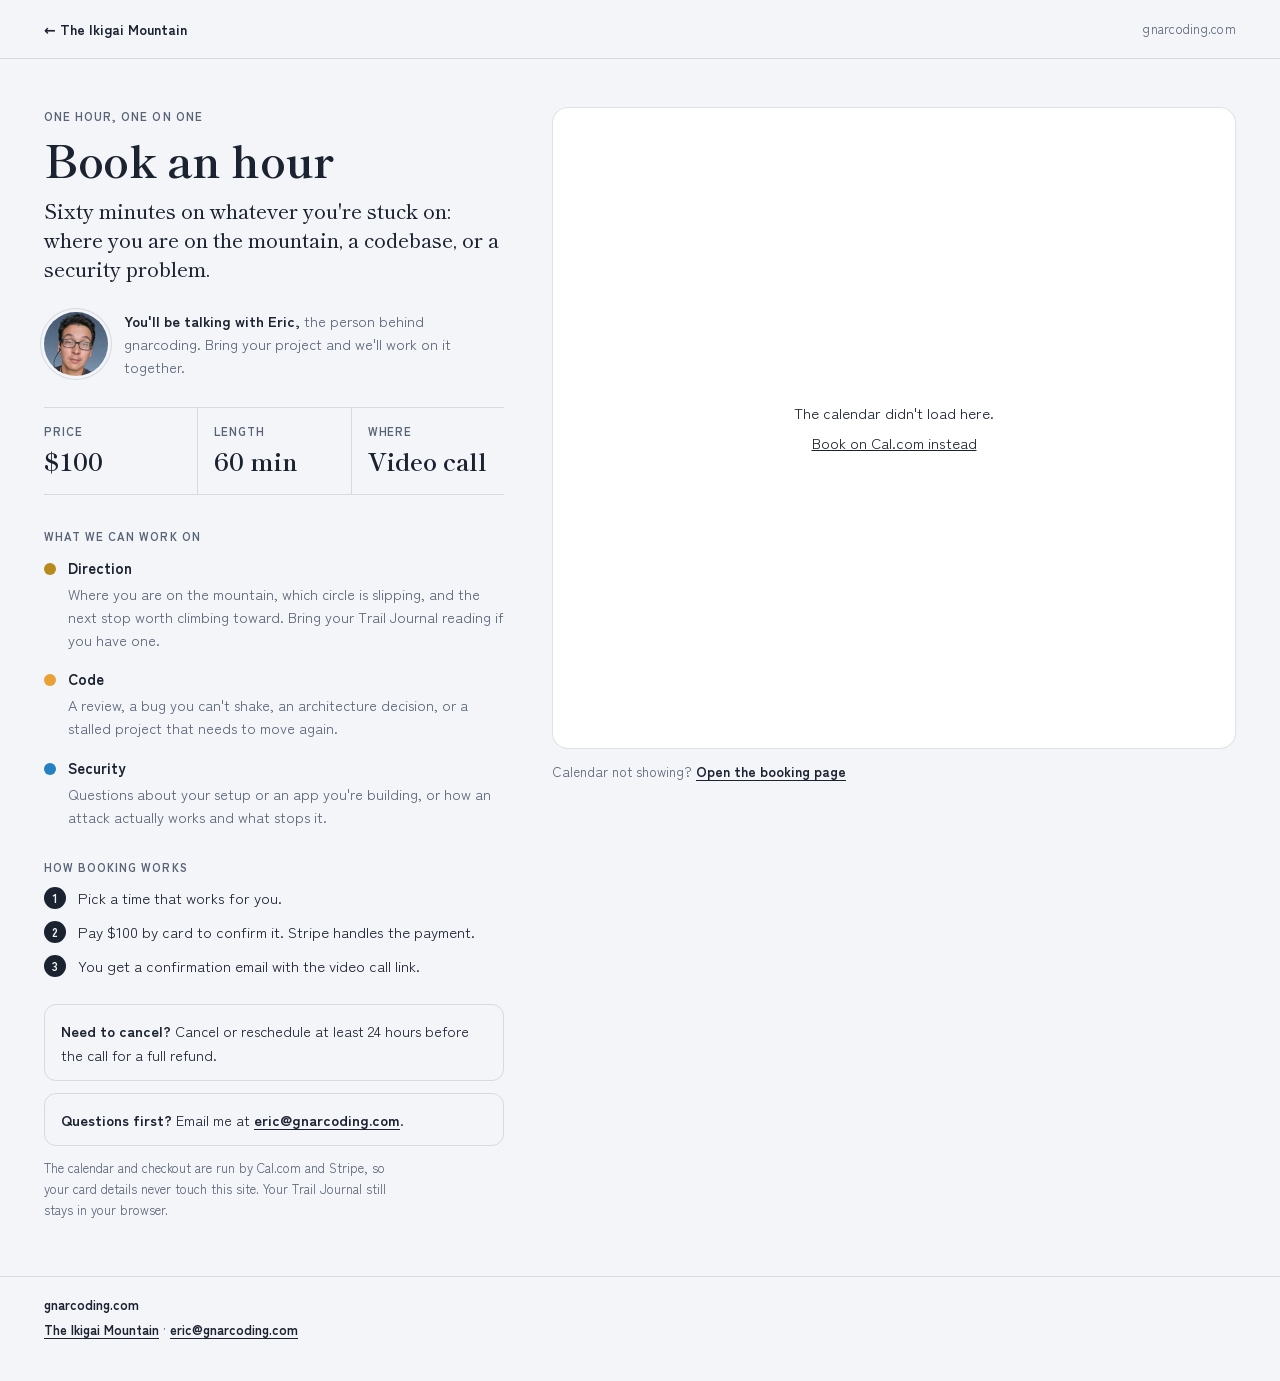
<file: book.html>
<!doctype html>
<html lang="en">
<head>
<meta charset="utf-8">
<meta name="viewport" content="width=device-width, initial-scale=1, viewport-fit=cover">
<title>Book an Hour · gnarcoding</title>
<meta name="description" content="Book a one-on-one hour with Eric: direction on the ikigai mountain, code, or security. Pick a time and pay by card to confirm.">
<link rel="canonical" href="https://gnarcoding.com/book">
<link rel="icon" href="/favicon.ico" sizes="32x32">
<link rel="icon" href="/favicon.svg?v=2" type="image/svg+xml">
<link rel="apple-touch-icon" href="/apple-touch-icon.png?v=2">
<meta name="theme-color" content="#f3f5f8" media="(prefers-color-scheme: light)">
<meta name="theme-color" content="#0f1420" media="(prefers-color-scheme: dark)">
<meta property="og:type" content="website">
<meta property="og:site_name" content="gnarcoding.com">
<meta property="og:url" content="https://gnarcoding.com/book">
<meta property="og:title" content="Book an Hour">
<meta property="og:description" content="Book a one-on-one hour with Eric: direction on the ikigai mountain, code, or security. Pick a time and pay by card to confirm.">
<meta property="og:image" content="https://gnarcoding.com/og.png">
<meta property="og:image:width" content="1200">
<meta property="og:image:height" content="630">
<meta name="twitter:card" content="summary_large_image">
<link rel="preload" href="/fonts/shippori-mincho-latin-700-normal.woff2" as="font" type="font/woff2" crossorigin>
<link rel="preload" href="/fonts/zen-kaku-gothic-new-latin-400-normal.woff2" as="font" type="font/woff2" crossorigin>
<link rel="preconnect" href="https://app.cal.com">
<style>
@font-face {
  font-family: "Shippori Mincho";
  font-style: normal;
  font-weight: 500;
  font-display: swap;
  src: url("/fonts/shippori-mincho-latin-500-normal.woff2") format("woff2");
  unicode-range: U+0000-00FF,U+0131,U+0152-0153,U+02BB-02BC,U+02C6,U+02DA,U+02DC,U+0304,U+0308,U+0329,U+2000-206F,U+20AC,U+2122,U+2191,U+2193,U+2212,U+2215,U+FEFF,U+FFFD;
}
@font-face {
  font-family: "Shippori Mincho";
  font-style: normal;
  font-weight: 700;
  font-display: swap;
  src: url("/fonts/shippori-mincho-latin-700-normal.woff2") format("woff2");
  unicode-range: U+0000-00FF,U+0131,U+0152-0153,U+02BB-02BC,U+02C6,U+02DA,U+02DC,U+0304,U+0308,U+0329,U+2000-206F,U+20AC,U+2122,U+2191,U+2193,U+2212,U+2215,U+FEFF,U+FFFD;
}
@font-face {
  font-family: "Zen Kaku Gothic New";
  font-style: normal;
  font-weight: 400;
  font-display: swap;
  src: url("/fonts/zen-kaku-gothic-new-latin-400-normal.woff2") format("woff2");
  unicode-range: U+0000-00FF,U+0131,U+0152-0153,U+02BB-02BC,U+02C6,U+02DA,U+02DC,U+0304,U+0308,U+0329,U+2000-206F,U+20AC,U+2122,U+2191,U+2193,U+2212,U+2215,U+FEFF,U+FFFD;
}
@font-face {
  font-family: "Zen Kaku Gothic New";
  font-style: normal;
  font-weight: 500;
  font-display: swap;
  src: url("/fonts/zen-kaku-gothic-new-latin-500-normal.woff2") format("woff2");
  unicode-range: U+0000-00FF,U+0131,U+0152-0153,U+02BB-02BC,U+02C6,U+02DA,U+02DC,U+0304,U+0308,U+0329,U+2000-206F,U+20AC,U+2122,U+2191,U+2193,U+2212,U+2215,U+FEFF,U+FFFD;
}
@font-face {
  font-family: "Zen Kaku Gothic New";
  font-style: normal;
  font-weight: 700;
  font-display: swap;
  src: url("/fonts/zen-kaku-gothic-new-latin-700-normal.woff2") format("woff2");
  unicode-range: U+0000-00FF,U+0131,U+0152-0153,U+02BB-02BC,U+02C6,U+02DA,U+02DC,U+0304,U+0308,U+0329,U+2000-206F,U+20AC,U+2122,U+2191,U+2193,U+2212,U+2215,U+FEFF,U+FFFD;
}
:root { color-scheme: light; padding-top: env(safe-area-inset-top, 0px); padding-bottom: env(safe-area-inset-bottom, 0px); }
body { margin: 0; }
img { max-width: 100%; }
[hidden] { display: none !important; }

:root {
  --bg: #f3f5f8;
  --sky-top: #c2cedd;
  --sky-low: #e8edf2;
  --fog: #e8edf2;
  --ink: #1b2230;
  --ink-soft: #586375;
  --ink-faint: #8b94a3;
  --line: rgba(27, 34, 48, 0.13);
  --rail: #a3abb8;
  --card: rgba(247, 249, 251, 0.86);
  --field: #ffffff;
  --chip: rgba(255, 255, 255, 0.6);
  --chip-hover: rgba(255, 255, 255, 0.95);
  --solid: #1b2230;
  --solid-fg: #f3f5f8;
  --tip-bg: #1b2230;
  --tip-fg: #f3f5f8;
  --summit: #b88a1c;
  --exposure: 1;

  --love: #da5762;
  --good: #e9a034;
  --needs: #2580c1;
  --paid: #3fa362;

  --font-display: "Shippori Mincho", "Hiragino Mincho ProN", "Yu Mincho", Georgia, serif;
  --font-body: "Zen Kaku Gothic New", "Hiragino Sans", "Yu Gothic", system-ui, -apple-system, "Segoe UI", sans-serif;
}
@media (prefers-color-scheme: dark) {
  :root:not([data-theme="light"]) {
    --bg: #0f1420;
    --sky-top: #050811;
    --sky-low: #161d2b;
    --fog: #161d2b;
    --ink: #e7eaf0;
    --ink-soft: #9aa3b4;
    --ink-faint: #6c7586;
    --line: rgba(231, 234, 240, 0.13);
    --rail: #4b5466;
    --card: rgba(13, 18, 29, 0.84);
    --field: #161d2b;
    --chip: rgba(255, 255, 255, 0.05);
    --chip-hover: rgba(255, 255, 255, 0.12);
    --solid: #e7eaf0;
    --solid-fg: #0d121d;
    --tip-bg: #f3f5f8;
    --tip-fg: #1b2230;
    --summit: #e2be62;
    --exposure: 0.9;
    color-scheme: dark;
  }
}
:root[data-theme="dark"] {
  --bg: #0f1420;
  --sky-top: #050811;
  --sky-low: #161d2b;
  --fog: #161d2b;
  --ink: #e7eaf0;
  --ink-soft: #9aa3b4;
  --ink-faint: #6c7586;
  --line: rgba(231, 234, 240, 0.13);
  --rail: #4b5466;
  --card: rgba(13, 18, 29, 0.84);
  --field: #161d2b;
  --chip: rgba(255, 255, 255, 0.05);
  --chip-hover: rgba(255, 255, 255, 0.12);
  --solid: #e7eaf0;
  --solid-fg: #0d121d;
  --tip-bg: #f3f5f8;
  --tip-fg: #1b2230;
  --summit: #e2be62;
  --exposure: 0.9;
  color-scheme: dark;
}

/* Layout: details on the left, the live calendar on the right; one column on phones. */
* { box-sizing: border-box; }
body {
  background: var(--bg);
  color: var(--ink);
  font-family: var(--font-body);
  font-size: 15px;
  line-height: 1.6;
  -webkit-font-smoothing: antialiased;
}
a { color: inherit; }
a:focus-visible { outline: 2px solid var(--ink); outline-offset: 2px; }

.topbar {
  display: flex;
  justify-content: space-between;
  align-items: center;
  gap: 16px;
  padding: 18px 44px;
  border-bottom: 1px solid var(--line);
}
.back { font-weight: 700; font-size: 14px; text-decoration: none; }
.back:hover { text-decoration: underline; text-underline-offset: 3px; }
.topbrand { color: var(--ink-soft); font-size: 13px; letter-spacing: 0.02em; }

.book {
  display: grid;
  grid-template-columns: minmax(0, 460px) minmax(0, 1fr);
  gap: 48px;
  align-items: start;
  padding: 48px 44px 56px;
  max-width: 1280px;
  margin: 0 auto;
}
.details { min-width: 0; }
.kicker, .label {
  margin: 0 0 10px;
  font-size: 11.5px;
  font-weight: 700;
  letter-spacing: 0.09em;
  text-transform: uppercase;
  color: var(--ink-soft);
}
h1 {
  margin: 0 0 14px;
  font-family: var(--font-display);
  font-weight: 700;
  font-size: 44px;
  line-height: 1.05;
  letter-spacing: -0.01em;
  text-wrap: balance;
}
.thesis {
  margin: 0 0 26px;
  font-family: var(--font-display);
  font-weight: 500;
  font-size: 20px;
  line-height: 1.45;
  text-wrap: pretty;
}
.host {
  display: grid;
  grid-template-columns: 64px minmax(0, 1fr);
  gap: 16px;
  align-items: center;
  margin: 0 0 28px;
}
.host img { width: 64px; height: 64px; border-radius: 50%; object-fit: cover; box-shadow: 0 0 0 3px var(--bg), 0 0 0 4px var(--line); }
.host p { margin: 0; font-size: 14.5px; color: var(--ink-soft); max-width: 44ch; }
.host b { color: var(--ink); font-weight: 700; }
.facts {
  display: grid;
  grid-template-columns: repeat(3, minmax(0, 1fr));
  margin: 0 0 32px;
  border-top: 1px solid var(--line);
  border-bottom: 1px solid var(--line);
}
.facts div { padding: 14px 0; }
.facts div + div { padding-left: 16px; border-left: 1px solid var(--line); }
.facts dt { font-size: 11.5px; font-weight: 700; letter-spacing: 0.08em; text-transform: uppercase; color: var(--ink-soft); }
.facts dd { margin: 2px 0 0; font-family: var(--font-display); font-weight: 700; font-size: 24px; font-variant-numeric: tabular-nums; }

.topics { list-style: none; margin: 0 0 30px; padding: 0; display: grid; gap: 16px; }
.topics li { display: grid; grid-template-columns: 12px minmax(0, 1fr); gap: 12px; align-items: baseline; }
.topics i { width: 12px; height: 12px; border-radius: 50%; background: var(--c); transform: translateY(1px); }
.topics b { font-weight: 700; }
.topics p { margin: 2px 0 0; color: var(--ink-soft); font-size: 14.5px; }

.steps { margin: 0 0 26px; padding: 0; list-style: none; counter-reset: s; display: grid; gap: 10px; }
.steps li { counter-increment: s; display: grid; grid-template-columns: 24px minmax(0, 1fr); gap: 10px; align-items: baseline; }
.steps li::before {
  content: counter(s);
  width: 22px; height: 22px;
  border-radius: 50%;
  display: grid; place-items: center;
  background: var(--solid); color: var(--solid-fg);
  font-size: 12px; font-weight: 700;
  transform: translateY(-1px);
}
.policy { margin: 0 0 12px; padding: 14px 16px; border: 1px solid var(--line); border-radius: 12px; font-size: 14.5px; }
.policy a { color: var(--ink); font-weight: 700; text-underline-offset: 3px; }
.fine { margin: 0; color: var(--ink-soft); font-size: 13px; max-width: 52ch; }

.calendar { min-width: 0; position: sticky; top: calc(24px + env(safe-area-inset-top, 0px)); }
.cal-shell {
  position: relative;
  min-height: 640px;
  border: 1px solid var(--line);
  border-radius: 16px;
  background: var(--field);
  overflow: hidden;
}
.cal-inline { width: 100%; min-height: 640px; }
.cal-status {
  position: absolute; inset: 0;
  display: flex; flex-direction: column; align-items: center; justify-content: center; gap: 6px;
  margin: 0;
  padding: 24px;
  text-align: center;
  color: var(--ink-soft);
  pointer-events: none;
}
.cal-status.is-error { pointer-events: auto; color: var(--ink); }
.fallback { margin: 12px 0 0; color: var(--ink-soft); font-size: 13.5px; }
.fallback a { color: var(--ink); font-weight: 700; text-underline-offset: 3px; }

.book-foot {
  display: grid;
  gap: 4px;
  max-width: 1280px;
  margin: 0 auto;
  padding: 18px 44px 40px;
  border-top: 1px solid var(--line);
  color: var(--ink-soft);
  font-size: 13px;
}
.book-foot p { margin: 0; }
.book-foot .brand { font-weight: 700; color: var(--ink); }
.book-foot a { font-weight: 700; color: var(--ink); text-underline-offset: 3px; }

@media (max-width: 900px) {
  .topbar { padding: 14px 20px; }
  .book { grid-template-columns: minmax(0, 1fr); gap: 32px; padding: 28px 20px 40px; }
  .calendar { position: static; }
  h1 { font-size: 34px; }
  .thesis { font-size: 18px; }
  .book-foot { padding: 18px 20px 32px; }
}
@media (max-width: 420px) {
  .facts dd { font-size: 20px; }
  .facts div + div { padding-left: 10px; }
}
</style>
</head>
<body>
<header class="topbar">
  <a class="back" href="/">← The Ikigai Mountain</a>
  <span class="topbrand">gnarcoding.com</span>
</header>

<main class="book">
  <section class="details" aria-labelledby="bookTitle">
    <p class="kicker">One hour, one on one</p>
    <h1 id="bookTitle">Book an hour</h1>
    <p class="thesis">Sixty minutes on whatever you're stuck on: where you are on the mountain, a codebase, or a security problem.</p>

    <div class="host">
      <img src="/img/eric-192.webp" srcset="/img/eric-96.webp 96w, /img/eric-192.webp 192w" sizes="64px" width="64" height="64" alt="Eric">
      <p><b>You'll be talking with Eric,</b> the person behind gnarcoding. Bring your project and we'll work on it together.</p>
    </div>

    <dl class="facts">
      <div><dt>Price</dt><dd>$100</dd></div>
      <div><dt>Length</dt><dd>60 min</dd></div>
      <div><dt>Where</dt><dd>Video call</dd></div>
    </dl>

    <h2 class="label">What we can work on</h2>
    <ul class="topics">
      <li style="--c: var(--summit)">
        <i></i>
        <div>
          <b>Direction</b>
          <p>Where you are on the mountain, which circle is slipping, and the next stop worth climbing toward. Bring your Trail Journal reading if you have one.</p>
        </div>
      </li>
      <li style="--c: var(--good)">
        <i></i>
        <div>
          <b>Code</b>
          <p>A review, a bug you can't shake, an architecture decision, or a stalled project that needs to move again.</p>
        </div>
      </li>
      <li style="--c: var(--needs)">
        <i></i>
        <div>
          <b>Security</b>
          <p>Questions about your setup or an app you're building, or how an attack actually works and what stops it.</p>
        </div>
      </li>
    </ul>

    <h2 class="label">How booking works</h2>
    <ol class="steps">
      <li>Pick a time that works for you.</li>
      <li>Pay $100 by card to confirm it. Stripe handles the payment.</li>
      <li>You get a confirmation email with the video call link.</li>
    </ol>

    <p class="policy"><b>Need to cancel?</b> Cancel or reschedule at least 24 hours before the call for a full refund.</p>
    <p class="policy"><b>Questions first?</b> Email me at <a href="mailto:eric@gnarcoding.com">eric@gnarcoding.com</a>.</p>
    <p class="fine">The calendar and checkout are run by Cal.com and Stripe, so your card details never touch this site. Your Trail Journal still stays in your browser.</p>
  </section>

  <section class="calendar" aria-label="Pick a time">
    <div class="cal-shell">
      <div id="cal-inline" class="cal-inline"></div>
      <p class="cal-status" id="calStatus">Loading available times…</p>
    </div>
    <p class="fallback">Calendar not showing? <a id="calLink" href="https://cal.com/gnarcoding/60min" target="_blank" rel="noopener">Open the booking page</a></p>
  </section>
</main>

<footer class="book-foot">
  <p class="brand">gnarcoding.com</p>
  <p><a href="/">The Ikigai Mountain</a> · <a href="mailto:eric@gnarcoding.com">eric@gnarcoding.com</a></p>
</footer>

<script src="/book.js" defer></script>
</body>
</html>
</file>
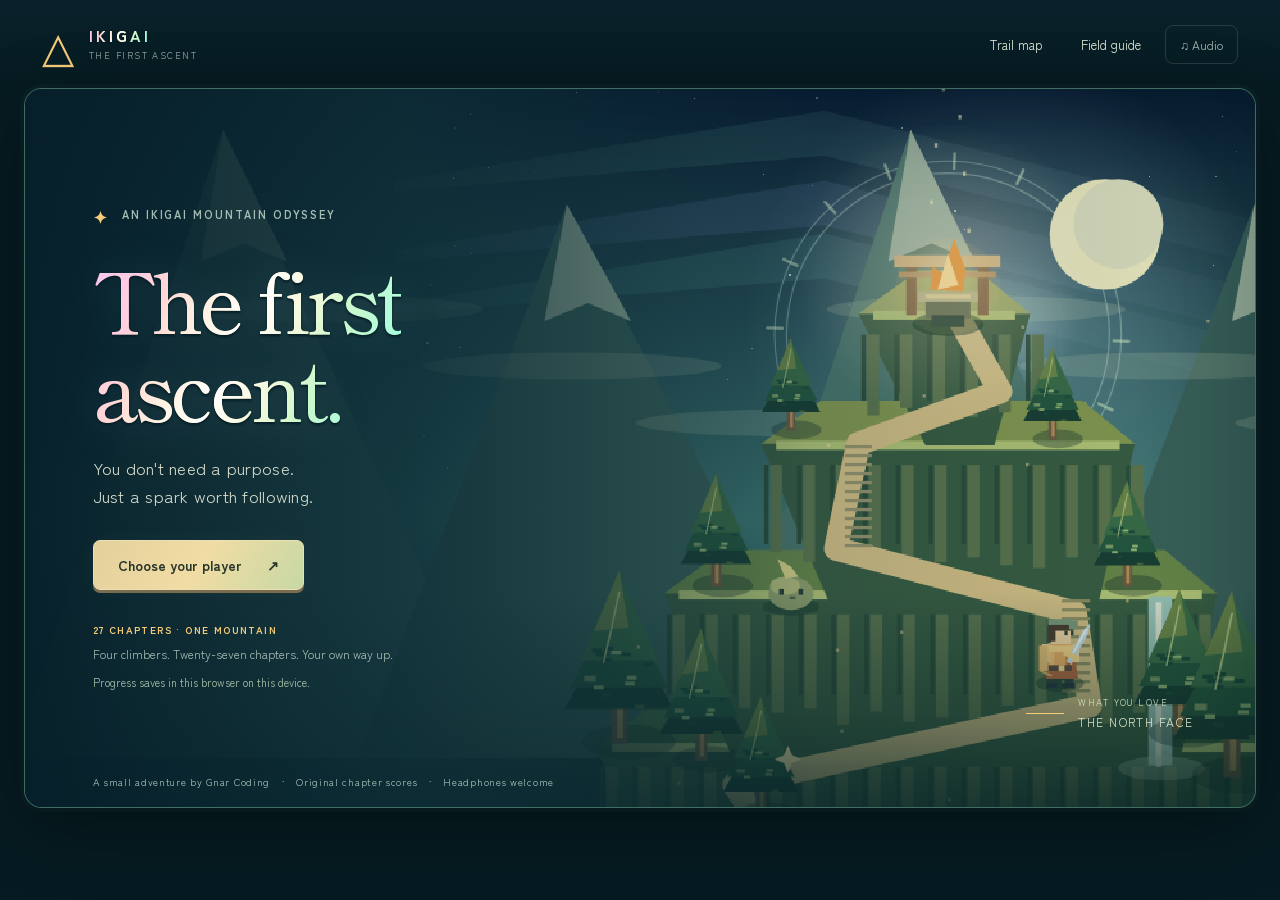
<file: play.html>
<!doctype html>
<html lang="en">
<head>
<meta charset="utf-8">
<meta name="viewport" content="width=device-width, initial-scale=1, viewport-fit=cover">
<meta name="theme-color" content="#102f2b">
<meta name="description" content="Choose your climber and explore all 27 chapters of Ikigai Mountain. A saved adventure for touch and keyboard, from Base Camp to the summit.">
<title>Ikigai · The First Ascent</title>
<link rel="icon" href="/favicon.ico" sizes="32x32">
<link rel="icon" href="/favicon.svg?v=2" type="image/svg+xml">
<link rel="apple-touch-icon" href="/apple-touch-icon.png?v=2">
<link rel="stylesheet" href="/text-foil.css">
<link rel="stylesheet" href="/game/style.css">
<script defer src="/text-foil.js"></script>
<script type="module" src="/game/main.mjs"></script>
</head>
<body>
<header class="topbar"><a class="wordmark" href="/"><span class="brand-mark" aria-hidden="true">△</span><span><span class="foil-text">IKIGAI</span><span class="brand-sub">THE FIRST ASCENT</span></span></a><nav aria-label="Game navigation"><button id="levelsButton">Trail map</button><button id="guideButton">Field guide</button><button id="soundButton" aria-haspopup="dialog" aria-label="Audio and visual settings" data-active="false">♫ Audio</button><button id="pauseButton" aria-label="Pause game" hidden>II</button></nav></header>
<main class="game-shell">
<div class="playfield" id="playfield">
<canvas id="gameCanvas" tabindex="0" aria-label="Ikigai Mountain adventure. Move with arrow keys or W A S D, strike with Space or J, dash with Shift or K, use your special with E, pause with Escape.">This adventure needs Canvas. You can still <a href="/">read and listen to the mountain guide</a>.</canvas>
<div class="vignette" aria-hidden="true"></div>
<div class="hud" id="hud" hidden><div class="vitals"><span id="hearts" aria-label="5 of 5 hearts">♥♥♥♥♥</span><span class="dash-meter"><i id="dashMeter"></i></span></div><div class="quest"><span class="eyebrow" id="regionLabel">01 / THE NORTH FACE</span><strong id="objective" class="foil-text">Find your three sparks</strong><span id="sparkCount">0 / 3 collected</span></div></div>
<div class="challenge-status" id="challengeStatus" hidden></div><div class="combo-label" id="comboLabel"></div>
<div class="boss-hud" id="bossHud" hidden><span id="bossName" class="foil-text">THE DOUBTKEEPER</span><div><i id="bossHealth"></i></div></div>
<div class="world-hint" id="worldHint" hidden></div>
<div class="toast" id="toast" role="status" aria-live="polite"></div>
<section class="start-screen" id="startScreen" aria-labelledby="startTitle">
<div class="start-copy"><p class="eyebrow"><span class="tiny-spark">✦</span> AN IKIGAI MOUNTAIN ODYSSEY</p><h1 id="startTitle" class="foil-text foil-sweep">The first<br><em>ascent.</em></h1><p class="intro-line">You don't need a purpose.<br>Just a spark worth following.</p><div class="start-actions"><button class="primary" id="startButton">Choose your player <span>↗</span></button><button class="secondary" id="resumeButton" hidden>Continue your climb</button></div><p class="chapter-note">27 CHAPTERS · ONE MOUNTAIN<span id="journeySummary">Nine encounter styles. Four powers. No two climbs alike.</span></p><p class="save-note" data-save-status>Progress saves in this browser on this device.</p></div>
<div class="start-caption"><span class="caption-line"></span><p>WHAT YOU LOVE<br><b>THE NORTH FACE</b></p></div>
</section>
<div class="game-credit" id="gameCredit">A small adventure by Gnar Coding <span>·</span> Original chapter scores <span>·</span> Headphones welcome</div>
<noscript><p class="nojs">Enable JavaScript to play, or <a href="/">return to the mountain guide</a>.</p></noscript>
</div>
<div class="music-strip" id="musicStrip" hidden><span class="equalizer" aria-hidden="true"><i></i><i></i><i></i><i></i></span><span id="trackLabel"></span><span class="music-mode" id="musicMode">ORIGINAL SCORE</span></div>
<section class="control-deck" id="controlDeck" aria-label="Game controls" hidden>
<div class="joystick" id="joystick" role="group" aria-label="Drag to move"><div class="joystick-cross" aria-hidden="true"></div><div class="joystick-knob" id="joystickKnob"></div><span>MOVE</span></div>
<div class="control-help"><b id="controlTip">Follow the golden trail.</b><span>WASD / arrows to move · Space to strike · Shift to dash · E for special</span></div>
<div class="action-controls"><button class="special-button" id="specialButton" aria-label="Special ability"><b id="powerCharge">READY</b><span id="powerName">FLARE</span></button><button class="dash-button" id="dashButton" aria-label="Dash">↝<span>DASH</span></button><button class="strike-button" id="strikeButton" aria-label="Strike">╱<span>STRIKE</span></button></div>
</section>
</main>
<dialog id="audioDialog" class="audio-dialog" aria-labelledby="audioTitle"><button class="close" id="closeAudio" aria-label="Close audio settings">×</button><p class="eyebrow">THE SOUND OF THE ASCENT</p><h2 id="audioTitle" class="foil-text foil-sweep">Light &amp; sound.</h2><p class="audio-track" id="settingsTrack">An original score for every chapter.</p><div class="audio-setting"><label class="setting-toggle"><input id="musicEnabled" type="checkbox" checked><span>Chapter music<small>Melodies that build at the guardian</small></span></label><div class="volume-row"><label for="musicVolume">Volume</label><input id="musicVolume" aria-label="Music volume" type="range" min="0" max="100" value="50"><output id="musicVolumeValue" for="musicVolume">50%</output></div></div><div class="audio-setting"><label class="setting-toggle"><input id="effectsEnabled" type="checkbox" checked><span>Sound effects<small>Blades, footsteps, relics, and victories</small></span></label><div class="volume-row"><label for="effectsVolume">Volume</label><input id="effectsVolume" aria-label="Sound effects volume" type="range" min="0" max="100" value="70"><output id="effectsVolumeValue" for="effectsVolume">70%</output></div></div><label class="setting-toggle visual-setting"><input id="cinematicEnabled" type="checkbox" checked><span>Cinematic effects<small>Atmosphere, dash trails, and gentle impact shake</small></span></label><div class="foil-controls" id="foilControls" hidden><button class="secondary" id="foilEnable">Enable tilt shimmer</button><span class="foil-status" id="foilStatus" role="status"></span></div><p class="save-note">The lettering catches your cursor, touch, or phone tilt. Music starts after you interact and quiets while you read or listen.</p><button class="secondary" id="testAudio">Test a relic chime ♫</button></dialog>
<dialog id="playerDialog" class="player-dialog" aria-labelledby="playerTitle"><button class="close" id="closePlayer" aria-label="Close player selection">×</button><p class="eyebrow">EVERY CLIMB STARTS WITH SOMEONE</p><h2 id="playerTitle" class="foil-text foil-sweep">Who will you become?</h2><p class="picker-intro">Four ways to take the first step. Choose a companion for your climb. You can change later.</p><div class="hero-choices" id="heroChoices" role="group" aria-label="Choose your player"></div><button class="primary" id="confirmPlayer">This is my climber ↗</button><p class="save-note" data-save-status></p></dialog>
<dialog id="briefDialog" aria-labelledby="briefTitle"><p class="eyebrow" id="briefKicker"></p><h2 id="briefTitle" class="foil-text foil-sweep"></h2><p class="encounter-badge" id="briefMode"></p><p class="guide-voice" id="briefReflection"></p><div class="mission-card"><strong id="briefMission" class="foil-text"></strong><p id="briefInstructions"></p><small id="briefBoss"></small></div><fieldset class="relic-picker"><legend>Choose a relic for this chapter</legend><div id="relicChoices"></div></fieldset><button class="primary" id="enterLevel">Enter this chapter ↗</button><button class="secondary" id="briefMap">Back to the trail map</button></dialog>
<dialog id="pauseDialog" aria-labelledby="pauseTitle"><form method="dialog"><button class="close" aria-label="Resume game">×</button><p class="eyebrow">TAKE A BREATH</p><h2 id="pauseTitle" class="foil-text foil-sweep">The mountain can wait.</h2><p id="savedHero">Ember · The Wanderer</p><p class="save-note" data-save-status></p><button class="primary" value="resume">Keep climbing ↗</button><button class="secondary" type="button" id="changePlayerButton">Change your player</button><button class="secondary" type="button" id="restartButton">Restart this level</button><a class="text-link" href="/">Return to the reading trail</a></form></dialog>
<dialog id="guideDialog" class="wide-dialog" aria-labelledby="guideTitle"><button class="close" id="closeGuide" aria-label="Close field guide">×</button><p class="eyebrow" id="guideKicker">FIELD GUIDE · STOP 01</p><h2 id="guideTitle" class="foil-text foil-sweep">Base Camp</h2><p class="guide-voice" id="guideVoice"></p><p id="guideFeels"></p><h3>The way through</h3><p id="guideThrough"></p><blockquote id="guideQuestion"></blockquote><audio id="narration" controls preload="none" aria-label="Listen to this stop"></audio><p id="audioUnavailable" hidden>Narration is not available for this stop yet.</p><a class="text-link" id="readingLink" href="/?stop=trailhead">Read this on the mountain ↗</a></dialog>
<dialog id="levelsDialog" class="levels-dialog" aria-labelledby="levelsTitle"><button class="close" id="closeLevels" aria-label="Close trail map">×</button><div class="map-heading"><p class="eyebrow">FOUR FACES · ONE MOUNTAIN</p><h2 id="levelsTitle" class="foil-text foil-sweep">Choose your path.</h2><p>Jump into any chapter, or follow the whole trail from Base Camp to Ikigai. Your progress stays with you.</p></div><div class="mode-row"><button class="primary" id="playChapter">Play the full ascent ↗</button><span id="progressSummary">0 / 27 chapters complete</span></div><div class="journey-progress" aria-hidden="true"><i id="journeyMeter"></i></div><p class="save-note" data-save-status></p><div class="map-filter" id="mapFilter" role="group" aria-label="Filter mountain faces"><button data-face="all" aria-pressed="true">All stops</button><button data-face="love" aria-pressed="false">Love</button><button data-face="good" aria-pressed="false">Skill</button><button data-face="needs" aria-pressed="false">Need</button><button data-face="paid" aria-pressed="false">Livelihood</button><button data-face="summit" aria-pressed="false">Summit</button></div><div class="chapter-list" id="chapterList"></div></dialog>
<dialog id="endDialog" aria-labelledby="endTitle"><p class="eyebrow" id="endKicker">THE FIRST STEP IS YOURS</p><div class="end-spark" aria-hidden="true">✦</div><h2 id="endTitle" class="foil-text foil-sweep">You kept the spark.</h2><p id="endMessage">You don't have to be good at it yet. Loving it is enough to start.</p><p class="end-stats" id="endStats"></p><button class="primary" id="endAction">Explore the next stop ↗</button><button class="secondary" id="replayButton">Replay this chapter</button><button class="secondary" id="endReadButton">Read / listen to this chapter</button><a class="text-link" href="/">Back to the mountain guide</a></dialog>
</body></html>
</file>
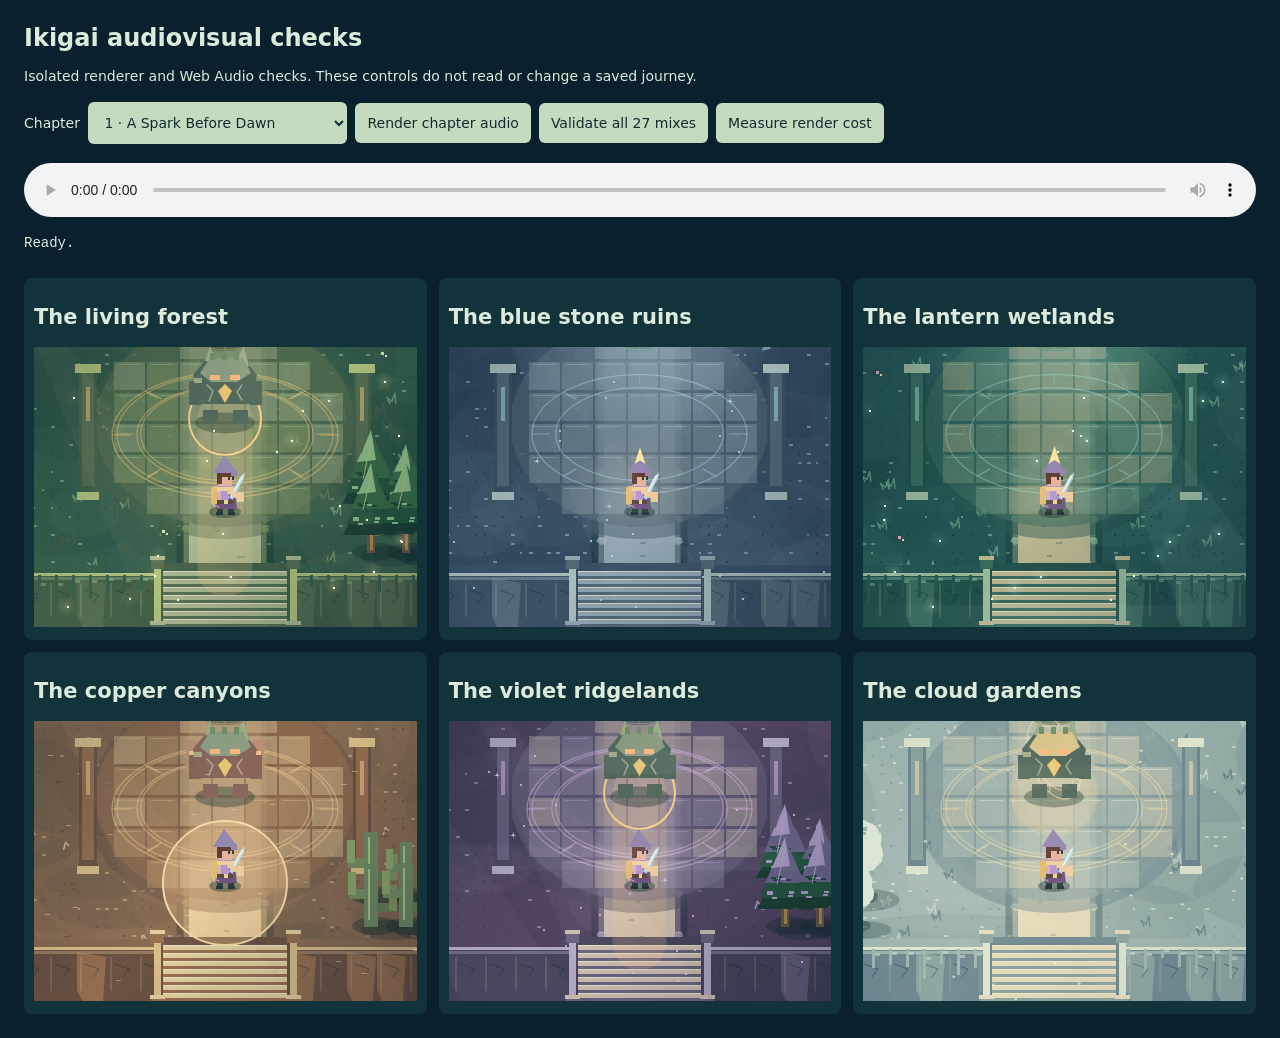
<file: tests/av-preview.html>
<!doctype html><html lang="en"><head><meta charset="utf-8"><meta name="viewport" content="width=device-width,initial-scale=1"><title>Ikigai audiovisual checks</title><style>body{margin:24px;background:#09212c;color:#dcebdc;font:14px system-ui}h1{font-size:24px}button,select,a{padding:12px;margin:4px;background:#c5dbc0;color:#122b30;border:0;border-radius:6px;font:inherit}#gallery{display:grid;grid-template-columns:repeat(3,1fr);gap:12px;margin-top:22px}article{min-width:0;background:#12333a;padding:10px;border-radius:8px}canvas{width:100%;height:280px;image-rendering:pixelated}audio{display:block;width:100%;margin:15px 0}pre{white-space:pre-wrap;line-height:1.7}@media(max-width:700px){#gallery{grid-template-columns:1fr}}</style></head><body><h1>Ikigai audiovisual checks</h1><p>Isolated renderer and Web Audio checks. These controls do not read or change a saved journey.</p><label>Chapter <select id="level"></select></label><button id="render">Render chapter audio</button><button id="validate">Validate all 27 mixes</button><button id="benchmark">Measure render cost</button><audio id="listen" controls></audio><a id="download" hidden>Download test mix</a><pre id="result">Ready.</pre><div id="gallery"></div><script type="module" src="./av-browser.mjs"></script></body></html>
</file>
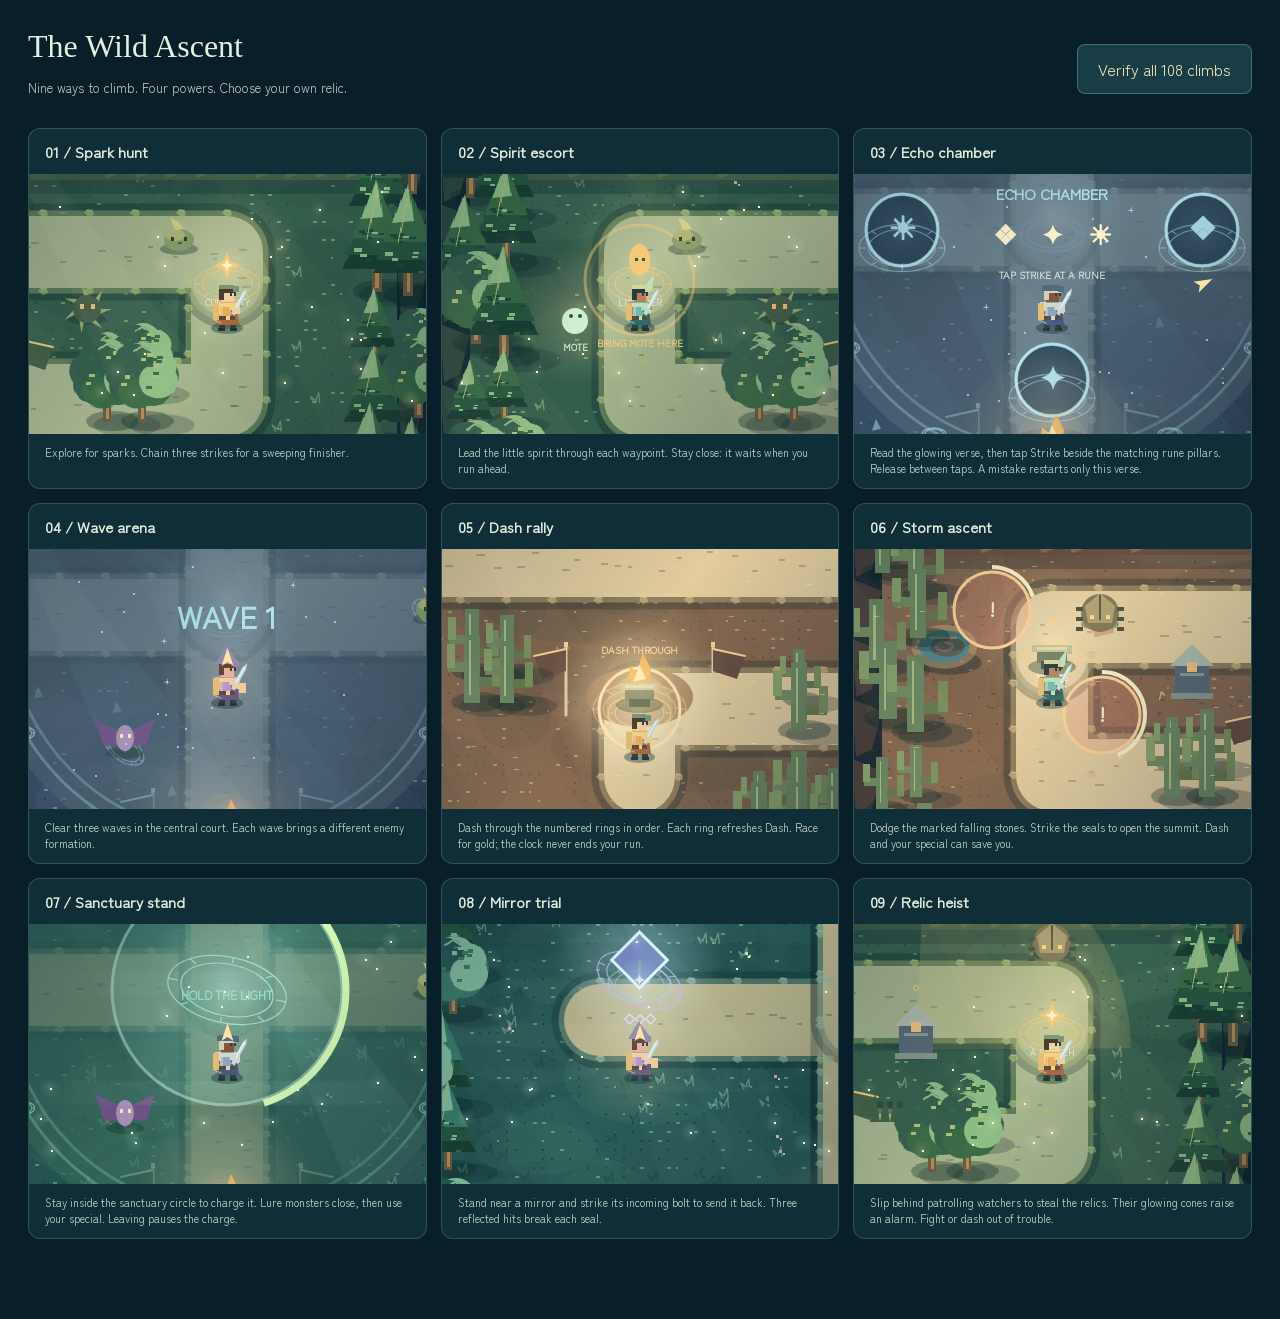
<file: tests/encounter-preview.html>
<!doctype html><html lang="en"><meta charset="utf-8"><meta name="viewport" content="width=device-width,initial-scale=1"><title>The Wild Ascent · Encounter review</title><style>@font-face{font-family:Zen;src:url('/fonts/zen-kaku-gothic-new-latin-400-normal.woff2')}*{box-sizing:border-box}body{margin:0;padding:28px;background:#081e28;color:#e4efdf;font-family:Zen,sans-serif}header{display:flex;justify-content:space-between;align-items:center;gap:20px;margin-bottom:18px}h1{margin:0;font:32px Georgia,serif}header p{color:#b8cabf;font-size:13px}button,a{color:#f0ddb0;background:#193d46;border:1px solid #88b7af66;padding:12px 20px;border-radius:8px;font:inherit;cursor:pointer}#gallery{display:grid;grid-template-columns:repeat(3,1fr);gap:14px}article{overflow:hidden;border:1px solid #89b6ae44;border-radius:12px;background:#102e37}h2{font-size:15px;margin:12px 16px}article p{font-size:11px;margin:10px 16px;color:#bfd1c4;min-height:34px}canvas{width:100%;height:260px;display:block;image-rendering:pixelated}pre{white-space:pre-wrap;padding:14px;font-size:12px}@media(max-width:800px){#gallery{grid-template-columns:1fr}header{display:block}}</style><header><div><h1>The Wild Ascent</h1><p>Nine ways to climb. Four powers. Choose your own relic.</p></div><button id="verify">Verify all 108 climbs</button></header><div id="gallery"></div><pre id="results" role="status"></pre><script type="module" src="/tests/encounter-preview.mjs"></script></html>
</file>
<file: text-foil.css>
/* Foil is clipped to glyphs; label cards, dots and the mountain keep their paint. */
:root {
  --foil-x: 50%;
  --foil-y: 50%;
  --foil-angle: 115deg;
  --foil-colors: #263a72, #6f287c, #a33a55, #77541b, #17695e, #285e91, #263a72;
  --foil-glint: rgba(255, 255, 255, 0.38);
}
@media (prefers-color-scheme: dark) {
  :root:not([data-theme="light"]) {
    --foil-colors: #b5d7ff, #e9baff, #ffc7db, #ffe3a5, #a0eedb, #b5d7ff, #e9baff;
    --foil-glint: #fff;
  }
}
:root[data-theme="dark"] {
  --foil-colors: #b5d7ff, #e9baff, #ffc7db, #ffe3a5, #a0eedb, #b5d7ff, #e9baff;
  --foil-glint: #fff;
}

@supports ((background-clip: text) or (-webkit-background-clip: text)) {
  .foil-text {
    background-image:
      linear-gradient(var(--foil-angle), transparent 39%, var(--foil-glint) 49%, transparent 59%),
      repeating-linear-gradient(125deg, transparent 0 2px, rgba(255, 255, 255, 0.12) 2px 3px, transparent 3px 5px),
      linear-gradient(var(--foil-angle), var(--foil-colors));
    background-size: 250% 250%, 100% 100%, 240% 240%;
    background-position: var(--foil-x) var(--foil-y), center, var(--foil-x) var(--foil-y);
    background-repeat: no-repeat;
    -webkit-background-clip: text;
    background-clip: text;
    color: transparent;
    -webkit-text-fill-color: transparent;
    /* Text shadows paint over clipped text in some browsers. */
    text-shadow: none;
  }
  .lbl-zone .foil-text {
    --foil-colors: #c9e7ff, #edcfff, #ffd7e9, #fff0c5, #c3ffe9, #c9e7ff, #edcfff;
    --foil-glint: #fff;
    filter: drop-shadow(0 1px 1px rgba(10, 14, 24, 0.85));
  }
  /* This label uses the inverse theme for its solid background. */
  .lbl-here .foil-text {
    --foil-colors: #b5d7ff, #e9baff, #ffc7db, #ffe3a5, #a0eedb, #b5d7ff, #e9baff;
  }
  :root[data-theme="dark"] .lbl-here .foil-text {
    --foil-colors: #263a72, #6f287c, #a33a55, #77541b, #17695e, #285e91, #263a72;
  }
  @media (prefers-color-scheme: dark) {
    :root:not([data-theme="light"]) .lbl-here .foil-text {
      --foil-colors: #263a72, #6f287c, #a33a55, #77541b, #17695e, #285e91, #263a72;
    }
  }
}

.foil-controls { margin: -2px 0 16px; font-size: 12px; color: var(--ink-soft); }
.foil-controls[hidden], .foil-controls [hidden] { display: none; }
.foil-enable {
  padding: 6px 12px;
  border: 1px solid var(--line);
  border-radius: 999px;
  background: var(--chip);
  cursor: pointer;
}
.foil-enable:hover { background: var(--chip-hover); }
.foil-status { display: block; margin-top: 4px; }
.foil-status:empty { display: none; }

@media (forced-colors: active), print {
  .foil-text {
    background: none;
    color: inherit;
    -webkit-text-fill-color: currentColor;
    filter: none !important;
  }
  .foil-controls { display: none; }
}
</file>
<file: game/style.css>
@font-face{font-family:Zen;src:url('/fonts/zen-kaku-gothic-new-latin-400-normal.woff2')}@font-face{font-family:Zen;src:url('/fonts/zen-kaku-gothic-new-latin-700-normal.woff2');font-weight:700}@font-face{font-family:Shippori;src:url('/fonts/shippori-mincho-latin-500-normal.woff2');font-weight:500}
:root{--ink:#f0edda;--muted:#aec3ad;--gold:#f7cc79;--green:#102f2b;--line:#ffffff21;font-family:Zen,sans-serif;color:var(--ink);background:#091d1b;color-scheme:dark}*{box-sizing:border-box}body{margin:0}button,a{-webkit-tap-highlight-color:transparent}button{font:inherit;cursor:pointer;color:inherit}button:disabled{cursor:default}a{color:inherit}button:focus-visible,a:focus-visible,canvas:focus-visible{outline:3px solid var(--gold);outline-offset:4px}button{touch-action:manipulation}button[hidden],[hidden]{display:none!important}.topbar{height:88px;max-width:1600px;margin:auto;display:flex;align-items:center;justify-content:space-between;padding:0 42px;gap:20px}.wordmark{text-decoration:none;display:flex;align-items:center;gap:12px;letter-spacing:.19em;font-weight:700;line-height:1.1}.brand-mark{font:42px Shippori,serif;color:var(--gold);line-height:1}.brand-sub{display:block;letter-spacing:.16em;font-size:9px;font-weight:400;margin-top:7px;color:var(--muted)}nav{display:flex;gap:10px}nav button{border:0;background:transparent;border-radius:8px;padding:10px 14px;font-size:13px}nav button:hover{background:#ffffff0b}#soundButton{border:1px solid var(--line);color:var(--muted);font-size:12px}#pauseButton{border:1px solid var(--line);min-width:44px}.game-shell{max-width:1516px;margin:0 auto 28px;padding:0 24px}.playfield{height:min(720px,calc(100svh - 128px));min-height:440px;border:1px solid #66806b4a;border-radius:18px;overflow:hidden;position:relative;background:#1c4940;isolation:isolate}canvas{display:block;width:100%;height:100%;image-rendering:pixelated;touch-action:none;outline:none}.vignette{pointer-events:none;position:absolute;inset:0;box-shadow:inset 0 0 100px #041d1855;z-index:1}.start-screen{position:absolute;inset:0;z-index:3;background:linear-gradient(90deg,#092c2af5 0%,#12382ed9 27%,#0a302540 60%,transparent 100%);display:flex;align-items:center;padding:5.5%;pointer-events:none}.start-copy{pointer-events:auto;max-width:530px}.eyebrow{font-size:11px;letter-spacing:.18em;font-weight:700;color:var(--muted)}.tiny-spark{color:var(--gold);font-size:17px;vertical-align:middle;margin-right:8px}h1{font-family:Shippori,serif;font-size:clamp(60px,6.5vw,94px);font-weight:500;line-height:1.05;letter-spacing:-.055em;margin:25px 0}h1 em{font-style:normal;color:var(--gold)}.intro-line{font-size:17px;line-height:1.65;color:#d3daca;letter-spacing:.015em}.start-actions{display:flex;gap:12px;align-items:center;margin:30px 0}.primary,.secondary{display:inline-flex;gap:25px;justify-content:center;align-items:center;border-radius:7px;padding:14px 24px;min-height:48px;font-weight:700;font-size:14px}.primary{background:var(--gold);color:#27362b;border:1px solid var(--gold);box-shadow:0 3px 0 #a88445}.primary:hover{background:#ffdc97}.secondary{border:1px solid var(--line);background:#ffffff08}.secondary:hover{background:#ffffff12}.chapter-note{font-size:10px;letter-spacing:.14em;font-weight:700;color:var(--gold);margin-top:32px}.chapter-note span{display:block;color:var(--muted);font-weight:400;letter-spacing:0;font-size:12px;margin-top:8px}.start-caption{position:absolute;right:5%;bottom:9%;display:flex;align-items:center;gap:14px;font-size:9px;letter-spacing:.16em;line-height:1.9;color:#dce6c9}.start-caption b{font-size:12px;font-weight:400}.caption-line{width:38px;height:1px;background:var(--gold)}.game-credit{position:absolute;bottom:18px;left:5.5%;font-size:10px;letter-spacing:.07em;color:#a8bca6;z-index:4}.game-credit span{margin:0 8px}.hud{position:absolute;z-index:2;top:24px;left:24px;right:24px;display:flex;justify-content:space-between;gap:14px;pointer-events:none;text-shadow:0 2px 5px #0b2923}.vitals{padding:10px 15px;border:1px solid #e8e2bb24;background:#0f302cd9;border-radius:9px;height:max-content}#hearts{display:block;color:#ef9175;font-size:24px;letter-spacing:3px;white-space:nowrap}.dash-meter{display:block;height:4px;background:#78947c55;border-radius:4px;margin:4px 2px 3px;overflow:hidden}.dash-meter i{display:block;height:100%;background:var(--gold);width:100%}.quest{text-align:right;background:#0f302ce8;padding:11px 16px;border-radius:9px;border:1px solid #e8e2bb24;max-width:350px}.quest strong{display:block;font-size:16px;margin:3px 0}.quest>span:last-child{color:var(--gold);font-size:12px}.quest .eyebrow{font-size:9px}.boss-hud{position:absolute;bottom:22px;left:30%;right:30%;z-index:3;text-align:center;font-size:10px;letter-spacing:.14em;color:#fff0cf}.boss-hud>div{background:#112624;border:2px solid #d1b78b;height:12px;margin-top:8px}.boss-hud i{height:100%;display:block;background:#d57b6e;transition:width .1s}.toast{position:absolute;left:50%;top:110px;transform:translateX(-50%);padding:12px 20px;background:#102f2bf0;border:1px solid #d5ba8366;border-radius:8px;font-size:13px;text-align:center;z-index:4;max-width:80%;opacity:0;pointer-events:none;transition:opacity .2s}.toast.visible{opacity:1}.world-hint{position:absolute;bottom:25px;left:50%;transform:translateX(-50%);z-index:3;font-size:12px;border-radius:30px;background:#0d2c28e8;padding:9px 16px;white-space:nowrap;color:var(--gold)}.control-deck{min-height:106px;display:flex;align-items:center;justify-content:space-between;padding:14px 20px 0;gap:20px;user-select:none}.control-help{flex:1;font-size:12px;line-height:1.9}.control-help b{font-weight:400;color:#e1e5cf;display:block;font-size:14px}.control-help span{color:#96ad9c;font-size:11px}.action-controls{display:flex;align-items:center;gap:14px}.action-controls button{border-radius:50%;width:65px;height:65px;font-size:29px;line-height:.8;display:flex;flex-direction:column;align-items:center;justify-content:center;gap:8px;touch-action:none;box-shadow:0 4px 0 #0005}.action-controls span{font-size:8px;font-weight:700;letter-spacing:.08em}.dash-button{border:1px solid #849b7e;background:#24473b;color:#d4dfbf}.strike-button{border:1px solid #ffe4a6;background:var(--gold);color:#2e4434}.action-controls button:active{transform:translateY(2px)}.joystick{display:none;width:100px;height:100px;flex-shrink:0;position:relative;border-radius:50%;border:1px solid #8fb7904f;background:#24483b50;touch-action:none}.joystick-knob{position:absolute;width:46px;height:46px;left:26px;top:26px;border-radius:50%;background:#789676;border:1px solid #b1c49a;box-shadow:0 4px 8px #0004;pointer-events:none}.joystick-cross:before,.joystick-cross:after{content:"";position:absolute;background:#92ac7755;left:18px;right:18px;height:1px;top:49px}.joystick-cross:after{transform:rotate(90deg)}.joystick>span{position:absolute;bottom:-18px;text-align:center;width:100%;font-size:8px;letter-spacing:.15em;color:var(--muted)}body.playing .playfield{height:min(720px,calc(100svh - 224px))}dialog{max-width:520px;width:calc(100% - 32px);max-height:calc(100svh - 32px);background:#13362f;color:var(--ink);border:1px solid #9cb58a55;border-radius:18px;padding:40px;box-shadow:0 30px 100px #0007;overscroll-behavior:contain}dialog::backdrop{background:#061b18c9;backdrop-filter:blur(7px)}dialog h2{font:500 34px/1.25 Shippori,serif;letter-spacing:-.025em;margin:16px 0 22px}dialog p{color:#bdcdb6;line-height:1.8;font-size:14px}dialog h3{font-size:11px;letter-spacing:.12em;text-transform:uppercase;color:var(--gold);margin-top:26px}dialog .primary,dialog .secondary{width:100%;margin-top:14px}.close{position:absolute;top:14px;right:14px;width:40px;height:40px;border:1px solid var(--line);background:transparent;border-radius:50%;font-size:25px;line-height:1}.text-link{font-size:13px;display:block;margin-top:24px;text-underline-offset:5px;color:#e1d8ba}.wide-dialog{max-width:660px}.guide-voice{font:500 22px/1.5 Shippori,serif;color:var(--gold)!important}blockquote{margin:25px 0;padding:10px 0 10px 20px;border-left:2px solid var(--gold);font:500 20px/1.6 Shippori,serif}audio{width:100%;margin-top:15px}.levels-dialog{max-width:850px}.map-heading p{margin-bottom:20px}.mode-row{display:flex;gap:22px;align-items:center;margin:25px 0}.mode-row .primary{width:auto;margin:0;flex-shrink:0}.mode-row span{font-size:12px;line-height:1.7;color:var(--muted)}.map-filter{display:flex;gap:7px;flex-wrap:wrap;margin:28px 0 18px}.map-filter button{border:1px solid var(--line);border-radius:30px;background:transparent;font-size:12px;padding:8px 14px}.map-filter button[aria-pressed=true]{background:#e2e3bc;color:#213c2d}.chapter-list{display:grid;grid-template-columns:1fr 1fr;gap:10px}.chapter-card{border:1px solid var(--line);border-radius:9px;padding:17px;display:grid;grid-template-columns:25px 1fr;gap:10px;background:#0e2c2660}.chapter-card .chapter-number{color:var(--gold);font-size:11px;padding-top:4px}.chapter-card h3{font:500 17px/1.4 Shippori,serif;margin:0;color:var(--ink);text-transform:none;letter-spacing:0}.chapter-card p{font-size:9px;text-transform:uppercase;letter-spacing:.1em;margin:6px 0 12px;color:var(--muted)}.chapter-card button{background:transparent;border:0;border-bottom:1px solid #99aa8150;padding:6px 0;color:var(--gold);font-size:12px}.chapter-card.ready{background:#56703e30;border-color:#cba86270}.end-spark{font-size:60px;color:var(--gold);text-align:center;margin-top:15px}.end-stats{font-size:12px!important;border-block:1px solid var(--line);padding:14px 0}.nojs{position:absolute;inset:auto 30px 50px;background:#12372f;padding:20px;z-index:8}
@media(pointer:coarse),(max-width:700px){.joystick{display:block}.control-deck{min-height:145px;padding:8px 15px 22px}.control-help{display:none}.action-controls{gap:17px}.action-controls button{height:70px;width:70px}.strike-button{margin-top:-25px}.game-shell{padding:0 10px;margin-bottom:0}.topbar{padding:0 18px;height:70px}.wordmark{font-size:13px;gap:7px}.brand-mark{font-size:32px}.brand-sub{font-size:7px}.topbar nav{gap:0}.topbar nav button{font-size:11px;padding:10px 8px}.topbar #soundButton{display:none}.playfield{border-radius:12px;height:calc(100svh - 90px);min-height:360px}body.playing .playfield{height:calc(100svh - 220px);min-height:240px}.start-screen{padding:8%;align-items:flex-start;background:linear-gradient(180deg,#0b2f2bce 0%,#10362c55 60%,#0c2a2355 100%)}.start-copy{padding-top:5%}h1{font-size:65px;margin:22px 0}.intro-line{font-size:15px}.start-actions{flex-direction:column;align-items:flex-start;margin:23px 0;gap:10px}.start-actions .primary,.start-actions .secondary{padding:12px 22px;font-size:13px}.eyebrow{font-size:9px;letter-spacing:.12em}.start-caption{right:7%;bottom:7%;display:none}.game-credit{font-size:8px;bottom:15px;left:8%}.chapter-note{margin-top:25px;font-size:9px}.hud{top:12px;left:12px;right:12px;gap:8px}.vitals{padding:7px 9px}#hearts{font-size:19px;letter-spacing:1px}.quest{padding:7px 10px;max-width:210px}.quest strong{font-size:13px}.quest .eyebrow{font-size:7px}.quest>span:last-child{font-size:10px}.toast{top:100px;max-width:90%;width:max-content;font-size:12px;padding:10px 13px}.boss-hud{left:15%;right:15%;bottom:17px}.world-hint{font-size:10px;bottom:20px;padding:7px 13px}.chapter-list{grid-template-columns:1fr}dialog{padding:30px 22px}.mode-row{align-items:flex-start;flex-direction:column;gap:12px}dialog h2{font-size:29px}.map-heading p{font-size:13px}.topbar nav button#pauseButton{font-size:16px;min-width:38px;padding:5px 9px;margin-left:5px}}
@media(max-height:560px) and (min-width:650px){.topbar{height:54px}.game-shell{padding:0 12px}.playfield{min-height:280px;height:calc(100svh - 70px)}body.playing .playfield{height:calc(100svh - 64px);min-height:230px}.control-deck{position:absolute;bottom:12px;left:12px;right:12px;min-height:90px;z-index:5;pointer-events:none}.control-deck>*{pointer-events:auto}.joystick{width:90px;height:90px}.joystick-knob{left:21px;top:21px}.joystick>span{display:none}.control-help{display:none}.start-screen{padding:25px 6%}.start-copy{padding:0}h1{font-size:45px;margin:10px 0}.intro-line{font-size:13px}.start-actions{margin:12px 0;flex-direction:row}.chapter-note,.game-credit{display:none}.boss-hud{bottom:12px;left:30%;right:30%}}
@media(pointer:coarse),(max-width:700px){.topbar #soundButton{display:block;font-size:0;border:0;padding:8px;width:32px}.topbar #soundButton::before{content:"♪";font-size:18px}.topbar #soundButton[aria-pressed=true]{color:var(--gold)}.control-deck{padding-bottom:max(22px,env(safe-area-inset-bottom))}}
@media(prefers-reduced-motion:reduce){*{scroll-behavior:auto!important;transition:none!important}.vignette{box-shadow:none}}@media(forced-colors:active){button{border:1px solid ButtonText}.primary{background:ButtonFace;color:ButtonText}}
dialog .close{position:sticky;top:-16px;float:right;margin:-16px -8px 0 8px;z-index:3;background:#13362f}
@media(max-width:360px){.topbar{padding-inline:10px;gap:4px}.wordmark{font-size:11px}.brand-sub{font-size:6px}.topbar nav button{font-size:10px;padding-inline:6px}.control-deck{gap:12px;padding-inline:10px}.action-controls{gap:14px}.action-controls button{width:64px;height:64px}}
@media(max-height:560px) and (min-width:650px){.control-deck .joystick{display:block}.hud{top:12px;left:14px;right:14px}.quest{padding:7px 12px}.quest strong{font-size:13px}.vitals{padding:5px 10px}.toast{top:85px}}
@media(max-height:560px) and (min-width:650px){.game-shell{margin-bottom:0}}

/* Character choice and journey progress */
.start-actions{flex-wrap:wrap}.save-note{font-size:11px!important;line-height:1.6!important;color:#a9bea8!important;letter-spacing:0;font-weight:400}.start-copy>.save-note{margin-top:12px;max-width:330px}.player-dialog{max-width:760px}.player-dialog h2{margin-bottom:12px}.picker-intro{margin-bottom:22px}.hero-choices{display:grid;grid-template-columns:repeat(4,minmax(0,1fr));gap:10px}.hero-card{position:relative;display:flex;flex-direction:column;align-items:center;padding:14px 10px 16px;border:1px solid #8ba98744;border-radius:12px;background:#0c2c26;cursor:pointer;text-align:center;transition:border-color .15s,background .15s}.hero-card:has(input:checked){background:#324d38;border-color:#f7cc79;box-shadow:inset 0 0 0 1px #f7cc79}.hero-card:has(input:focus-visible){outline:3px solid var(--gold);outline-offset:3px}.hero-card input{position:absolute;top:12px;left:10px;width:16px;height:16px;accent-color:#e9c47d;cursor:pointer}.hero-card canvas{width:108px;max-width:100%;height:auto;aspect-ratio:1;margin-bottom:6px;border-radius:50%;pointer-events:none}.hero-card strong{font:500 25px Shippori,serif;color:#f4e9cd}.hero-role{font-size:10px;color:#d6c79e;margin-top:5px}.hero-description{font-size:11px;color:#aebfa7;line-height:1.65;margin:10px 0;flex:1}.hero-card small{font-size:10px;line-height:1.5;color:#f7dc9b}.journey-progress{height:5px;background:#82936a30;border-radius:10px;overflow:hidden;margin-top:-5px}.journey-progress i{display:block;background:var(--gold);height:100%;transition:width .3s}.chapter-card.ready{border-color:color-mix(in srgb,var(--chapter-color) 40%,transparent);background:#0e2c2660}.chapter-card.completed{background:#52663c30}.chapter-card .chapter-number{color:var(--chapter-color)}.chapter-actions{display:flex;gap:14px;flex-wrap:wrap}.chapter-actions button{min-height:44px;text-align:left}.chapter-actions button:first-child{color:var(--chapter-color)}.best-time{display:block;margin-top:10px;color:#a7b799;font-size:10px}.mission-card{padding:20px;border:1px solid #b8c69a33;border-radius:10px;background:#0c2b25}.mission-card>strong{color:var(--gold);font-size:16px}.mission-card>p{margin:10px 0;font-size:13px}.mission-card>small{color:#aabca5}.boss-hud{bottom:53px}.world-hint{bottom:13px}.quest{max-width:370px}
@media(max-width:700px){.hero-choices{grid-template-columns:1fr 1fr;gap:10px}.hero-card{padding:12px 12px 14px}.hero-card canvas{width:88px}.hero-card strong{font-size:23px}.hero-description{font-size:11px}.hero-card small{font-size:10px}.player-dialog{padding:28px 20px}.player-dialog h2{font-size:30px}.picker-intro{font-size:12px!important}.quest{max-width:190px}.quest strong{font-size:12px}.hero-card input{top:10px}.chapter-note{margin-top:20px}}
@media(max-height:560px) and (min-width:650px){.player-dialog{max-width:730px}.hero-card canvas{width:72px}.hero-description{display:none}.hero-choices{grid-template-columns:repeat(4,minmax(0,1fr))}.start-copy>.save-note{display:none}.boss-hud{bottom:40px}.world-hint{bottom:6px}}

/* Relic edition: iridescent lettering, engraved panels, and a living score. */
:root{--foil-colors:#b5eaff,#d8bbff,#ffc9e5,#fff0b2,#a1ffe0,#b5eaff,#d8bbff;--foil-glint:#fff;--ink:#e6f0df;--muted:#a5bcb4;background:#061b21}.topbar{background:linear-gradient(180deg,#0b2530a0,transparent)}.playfield{border-color:#91c4b14d;box-shadow:0 18px 70px #0005,0 0 0 4px #68b5a008,inset 0 0 40px #203f3d44}.vignette{box-shadow:inset 0 0 95px #02172560}.start-screen{background:linear-gradient(90deg,#061f2af5 0%,#0d2d36d4 31%,#0b253d26 64%,transparent 100%)}.foil-text{filter:drop-shadow(0 1px 1px #061823aa)}.foil-sweep{animation:relic-light 14s ease-in-out infinite alternate}.start-copy h1{filter:drop-shadow(0 2px 1px #061d25) drop-shadow(0 0 20px #93c8e322)}@keyframes relic-light{0%{background-position:var(--foil-x) var(--foil-y),center,20% 45%}100%{background-position:calc(var(--foil-x) + 35%) calc(var(--foil-y) + 25%),center,80% 55%}}
.hud .vitals,.quest{background:linear-gradient(145deg,#102c3df2,#12352eec);border-color:#b4d1c740;box-shadow:0 4px 20px #07171e44,inset 0 1px 0 #d2e7d90b}.quest{border-radius:4px 12px 4px 12px}.vitals{border-radius:12px 4px 12px 4px}.dash-meter i{box-shadow:0 0 8px #b5ffe8; background:linear-gradient(90deg,#8cdcc8,#e4e8c2)}.boss-hud{background:linear-gradient(90deg,transparent,#101c35dd 15%,#101c35dd 85%,transparent);padding:12px 16px 7px;letter-spacing:.2em}.boss-hud>div{height:9px;border:1px solid #e0c6a6;border-radius:20px;overflow:hidden}.boss-hud i{background:linear-gradient(90deg,#a479c4,#df9caa,#efc491);box-shadow:0 0 14px #eaa7d9}.world-hint{border:1px solid #b3c6b735;background:#0b2535e8}.primary{background:linear-gradient(120deg,#e4d09c,#f1dca4,#c7d8a4);border-color:#eddfb3;box-shadow:0 3px 0 #796c4f,0 0 25px #c5d7910b}.primary:hover{background:linear-gradient(120deg,#f3dfad,#fff1bd,#d6edb1)}dialog{background:linear-gradient(145deg,#102e38,#143a35 60%,#173b31);border-color:#b3d1b44a;box-shadow:0 0 0 5px #82d5c008,0 30px 100px #0009}dialog::backdrop{background:#06131cc9;backdrop-filter:blur(8px)}dialog .close{background:#15353b}.hero-card{background:linear-gradient(160deg,#09232cc9,#112d2b);border-color:#a4c6b32b}.hero-card:has(input:checked){background:linear-gradient(145deg,#2b4855,#395140);border-color:#d6e6b5;box-shadow:inset 0 0 0 1px #c9e4b633,0 0 26px #b4dca712}.hero-card canvas{box-shadow:0 0 24px #a7dcb10b}.mission-card{background:linear-gradient(120deg,#0d2334aa,#12392d88);border-color:#b6d5c333}.chapter-card.ready{background:linear-gradient(125deg,#0d2534aa,#10352955)}.chapter-card.completed{background:linear-gradient(125deg,#27413988,#38513755)}
.music-strip{height:26px;display:flex;align-items:center;gap:9px;padding:9px 22px 0;font-size:10px;letter-spacing:.05em;color:#adc7bd}.music-mode{margin-left:auto;font-size:8px;letter-spacing:.16em;color:#91aea5}.equalizer{display:flex;align-items:center;gap:2px;height:11px;width:16px}.equalizer i{width:2px;height:3px;background:#b3dcae;border-radius:2px}.music-strip[data-playing=true] .equalizer i{animation:equalize 1s ease-in-out infinite alternate}.equalizer i:nth-child(2){animation-delay:-.3s!important}.equalizer i:nth-child(3){animation-delay:-.7s!important}.equalizer i:nth-child(4){animation-delay:-.1s!important}@keyframes equalize{to{height:11px}}body.playing .playfield{height:min(720px,calc(100svh - 250px))}.control-deck{padding-top:8px}.game-credit{color:#b1cbc3}.audio-dialog{max-width:550px}.audio-track{padding-bottom:14px;border-bottom:1px solid var(--line);color:#d8d2ba!important}.audio-setting{padding:15px 0;border-bottom:1px solid var(--line)}.setting-toggle{display:flex;align-items:center;gap:13px;min-height:44px;font-size:15px;cursor:pointer}.setting-toggle input{width:19px;height:19px;accent-color:#cae1b1;flex-shrink:0}.setting-toggle small{display:block;font-size:11px;color:#a8bfb3;line-height:1.6;margin-top:3px}.volume-row{display:flex;align-items:center;gap:12px;margin:15px 0 2px;font-size:11px;color:#b6c8b8}.volume-row input{flex:1;min-width:0;accent-color:#c4deaa;cursor:pointer}.volume-row output{min-width:35px;text-align:right}.visual-setting{margin:20px 0}.audio-dialog .foil-controls{margin:10px 0}.audio-dialog .foil-controls button{margin:0}.audio-dialog .save-note{margin-top:18px}input:focus-visible{outline:3px solid var(--gold);outline-offset:5px}#soundButton[data-active=true]{color:#e4e9bb;border-color:#c5dba74d}
@media(pointer:coarse),(max-width:700px){.start-screen{background:linear-gradient(180deg,#081f30df,#0d2d3440 65%,#0a253655)}body.playing .playfield{height:calc(100svh - 246px)}.music-strip{padding:8px 14px 0;font-size:9px}.music-mode{font-size:7px;letter-spacing:.09em}.topbar #soundButton{display:block;font-size:0}.topbar #soundButton:before{content:'♫';font-size:17px}.game-credit{max-width:80%;line-height:1.8}}
@media(max-height:560px) and (min-width:650px){body.playing .playfield{height:calc(100svh - 64px)}.music-strip{position:absolute;left:50%;transform:translateX(-50%);bottom:16px;z-index:4;padding:4px 10px;background:#0b2637b8;border-radius:20px;height:23px;pointer-events:none;max-width:42%;white-space:nowrap}.music-mode{display:none}.control-deck{bottom:12px}}
@media(prefers-reduced-motion:reduce){.foil-sweep,.equalizer i{animation:none!important}}:root[data-vfx=quiet] .foil-sweep,:root[data-vfx=quiet] .equalizer i{animation:none!important}

/* The wild ascent: readable encounter cues and a third, thumb-sized action. */
.challenge-status{position:absolute;z-index:2;top:108px;left:50%;transform:translateX(-50%);max-width:calc(100% - 32px);padding:9px 17px;border:1px solid #b0d5c33c;border-radius:25px;background:#09232ee8;color:#e6edc9;font-size:12px;text-align:center;pointer-events:none;box-shadow:0 4px 18px #0003}.combo-label{position:absolute;left:28px;top:100px;z-index:2;color:#ffdb96;font-size:12px;font-weight:700;letter-spacing:.1em;pointer-events:none}.special-button{--charge:100%;width:76px;height:76px;border-radius:50%;border:2px solid #b6c8ee88;background:linear-gradient(0deg,#526786 var(--charge),#172d40 var(--charge));display:flex;align-items:center;justify-content:center;flex-direction:column;color:#e6eeff;box-shadow:0 4px 0 #0b1729}.special-button b{font-size:13px}.special-button span{display:block;font-size:9px;letter-spacing:.05em;margin-top:5px}.special-button[data-ready=true]{border-color:#c4e4ff;box-shadow:0 0 22px #8eacdc44,0 4px 0 #0b1729}.action-controls{gap:11px}.encounter-badge{display:inline-block;padding:7px 11px;border:1px solid #d4cf9b44;border-radius:20px;text-transform:uppercase;letter-spacing:.08em;font-size:10px!important;color:#d8e1ab!important}.relic-picker{border:0;padding:0;margin:24px 0 16px}.relic-picker legend{font-size:12px;color:#d1dbc6;margin-bottom:12px}#relicChoices{display:grid;grid-template-columns:repeat(3,1fr);gap:8px}.relic-card{padding:12px 10px;background:#0b2832;border:1px solid #b4d3c533;border-radius:10px;cursor:pointer;min-width:0}.relic-card:has(input:checked){background:#2a4548;border-color:#ecd395}.relic-card input{accent-color:#ead19c;margin:0 0 8px}.relic-card strong{display:block;font-size:12px;color:#f4dca1}.relic-card span{display:block;font-size:10px;color:#b9c9c5;line-height:1.55;margin-top:7px}.relic-card:has(input:focus-visible){outline:3px solid #e5d8a6;outline-offset:2px}
@media(max-width:700px){.special-button{width:62px;height:62px}.special-button b{font-size:11px}.special-button span{font-size:8px}.action-controls{gap:8px}.challenge-status{top:105px;width:max-content;max-width:90%;font-size:10px;padding:7px 12px}.combo-label{left:15px;top:79px;font-size:9px}.relic-card{padding:10px 7px}.relic-card strong{font-size:11px}.relic-card span{font-size:9px}#briefDialog{padding:30px 22px}.control-deck{gap:10px}}
@media(max-height:560px) and (min-width:650px){.challenge-status{top:72px;max-width:58%;font-size:10px}.combo-label{top:65px;left:20px}.special-button{width:60px;height:60px}.special-button span{font-size:8px}.special-button b{font-size:10px}.action-controls{gap:9px}.relic-picker{margin-top:18px}}

@media(max-width:360px){.action-controls button{width:56px;height:56px}.action-controls{gap:7px}.joystick{width:80px;height:80px;flex-shrink:0}.joystick-knob{left:17px;top:17px}.control-deck{padding-inline:7px;gap:8px}}
</file>
